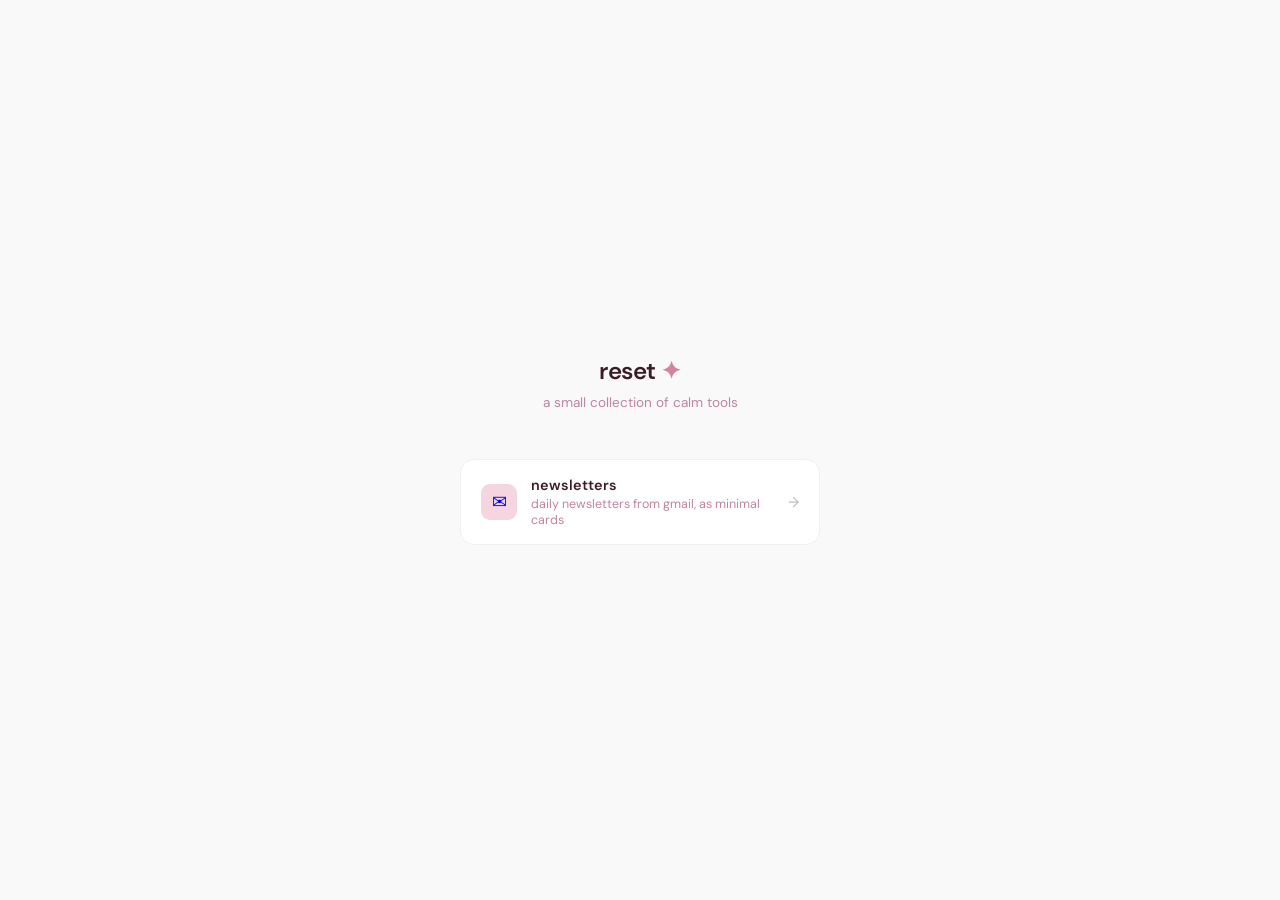
<file: index.html>
<!DOCTYPE html>
<html lang="en">
<head>
<meta charset="UTF-8">
<meta name="viewport" content="width=device-width, initial-scale=1.0">
<title>reset</title>
<link rel="icon" type="image/svg+xml" href="data:image/svg+xml,%3Csvg xmlns='http://www.w3.org/2000/svg' viewBox='0 0 32 32'%3E%3Crect width='32' height='32' rx='8' fill='%23f5d5e0'/%3E%3Ctext x='16' y='23' text-anchor='middle' font-size='20' fill='%23d4849a'%3E✦%3C/text%3E%3C/svg%3E">
<link rel="preconnect" href="https://fonts.googleapis.com">
<link rel="preconnect" href="https://fonts.gstatic.com" crossorigin>
<link href="https://fonts.googleapis.com/css2?family=DM+Sans:wght@300;400;500;600&display=swap" rel="stylesheet">
<style>
*, *::before, *::after { box-sizing: border-box; margin: 0; padding: 0; }
:root {
  --accent: #d4849a;
  --accent-hover: #bf6f88;
  --bg: #f9f9f9;
  --bg-card: #fff;
  --text-dark: #3d1a28;
  --text-plum: #5c2d44;
  --text-muted: #c084a0;
  --text-light: #bbb;
  --border-light: #f0f0f0;
  --border-blush: #edccd6;
  --ring-bg: #f5d5e0;
}
body {
  font-family: 'DM Sans', sans-serif;
  background: var(--bg);
  color: var(--text-plum);
  min-height: 100vh;
  display: flex;
  flex-direction: column;
  align-items: center;
  justify-content: center;
  padding: 40px 20px;
}
.title {
  font-size: 1.5rem;
  font-weight: 600;
  color: var(--text-dark);
  letter-spacing: -0.02em;
  margin-bottom: 8px;
}
.title .glyph { color: var(--accent); }
.subtitle {
  font-size: 0.85rem;
  color: var(--text-muted);
  margin-bottom: 48px;
}
.grid {
  display: flex;
  flex-direction: column;
  gap: 10px;
  width: 100%;
  max-width: 360px;
}
.app-link {
  display: flex;
  align-items: center;
  gap: 14px;
  padding: 16px 20px;
  background: var(--bg-card);
  border: 1.5px solid var(--border-light);
  border-radius: 14px;
  text-decoration: none;
  transition: border-color 0.15s, box-shadow 0.15s;
}
.app-link:hover {
  border-color: var(--border-blush);
  box-shadow: 0 2px 12px rgba(212, 132, 154, 0.1);
}
.app-icon {
  width: 36px;
  height: 36px;
  border-radius: 9px;
  background: var(--ring-bg);
  display: flex;
  align-items: center;
  justify-content: center;
  font-size: 1.1rem;
  flex-shrink: 0;
}
.app-info { flex: 1; }
.app-name {
  font-size: 0.9rem;
  font-weight: 600;
  color: var(--text-dark);
  margin-bottom: 2px;
}
.app-desc {
  font-size: 0.78rem;
  color: var(--text-muted);
}
.app-arrow {
  color: var(--text-light);
  font-size: 0.9rem;
}
</style>
</head>
<body>
  <h1 class="title">reset <span class="glyph">✦</span></h1>
  <p class="subtitle">a small collection of calm tools</p>
  <div class="grid">
    <a class="app-link" href="./gmail/">
      <div class="app-icon">✉</div>
      <div class="app-info">
        <div class="app-name">newsletters</div>
        <div class="app-desc">daily newsletters from gmail, as minimal cards</div>
      </div>
      <span class="app-arrow">→</span>
    </a>
  </div>
</body>
</html>
</file>
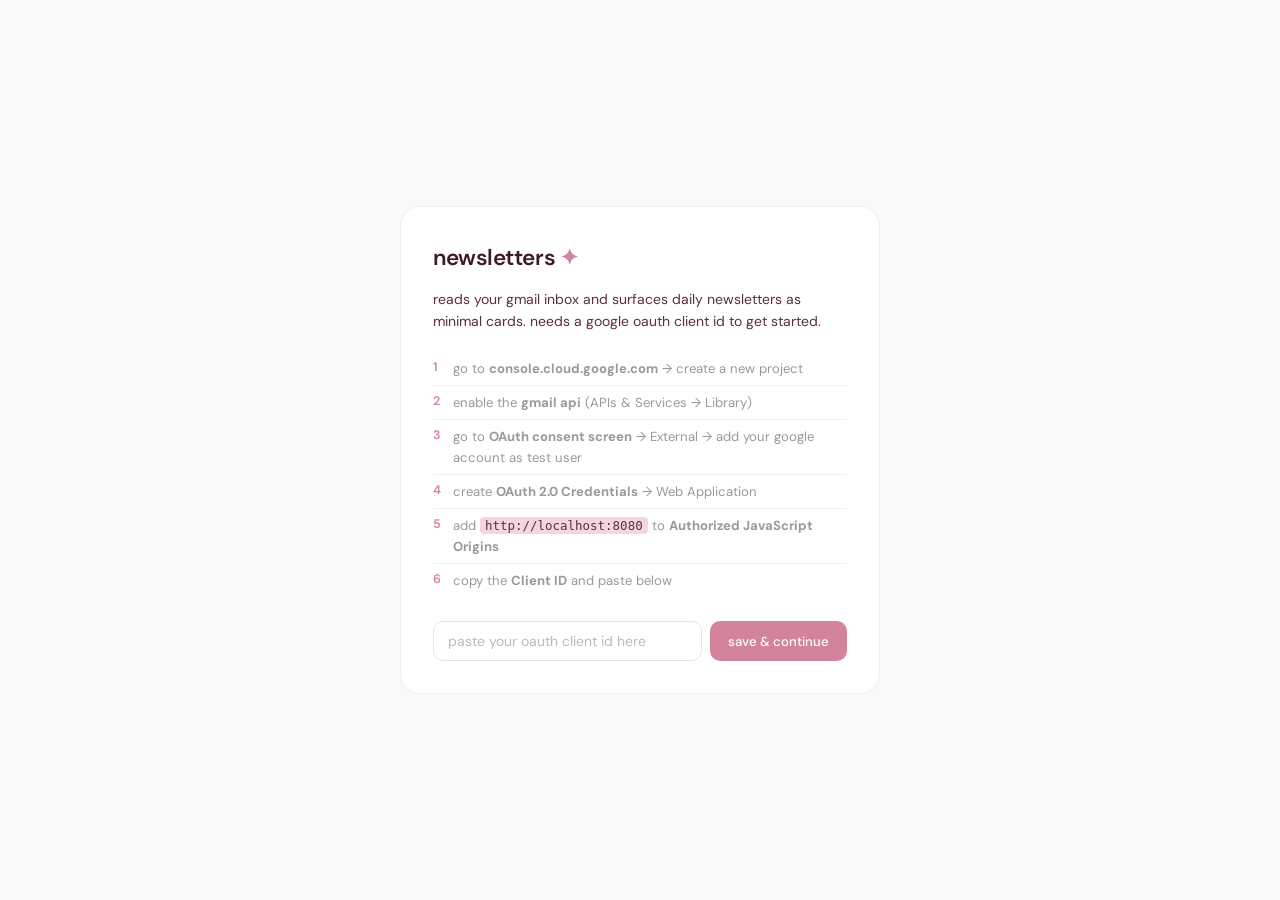
<file: gmail/index.html>
<!DOCTYPE html>
<html lang="en">
<head>
<meta charset="UTF-8">
<meta name="viewport" content="width=device-width, initial-scale=1.0">
<title>newsletters ✦</title>
<link rel="icon" type="image/svg+xml" href="data:image/svg+xml,%3Csvg xmlns='http://www.w3.org/2000/svg' viewBox='0 0 32 32'%3E%3Crect width='32' height='32' rx='8' fill='%23f5d5e0'/%3E%3Ctext x='16' y='23' text-anchor='middle' font-size='20' fill='%23d4849a'%3E✦%3C/text%3E%3C/svg%3E">
<link rel="preconnect" href="https://fonts.googleapis.com">
<link rel="preconnect" href="https://fonts.gstatic.com" crossorigin>
<link href="https://fonts.googleapis.com/css2?family=DM+Sans:wght@300;400;500;600&display=swap" rel="stylesheet">
<style>
*, *::before, *::after { box-sizing: border-box; margin: 0; padding: 0; }

:root {
  --accent:        #d4849a;
  --accent-hover:  #bf6f88;
  --bg:            #f9f9f9;
  --bg-card:       #fff;
  --text-dark:     #3d1a28;
  --text-plum:     #5c2d44;
  --text-muted:    #c084a0;
  --text-gray:     #999;
  --text-light:    #bbb;
  --border:        #e5e5e5;
  --border-light:  #f0f0f0;
  --border-blush:  #edccd6;
  --ring-bg:       #f5d5e0;
}

body {
  font-family: 'DM Sans', sans-serif;
  background: var(--bg);
  color: var(--text-plum);
  min-height: 100vh;
}

/* ── Screens ─────────────────────────────────────────── */
.screen { display: none; }
.screen.active { display: block; }

/* ── Setup screen ────────────────────────────────────── */
#screen-setup {
  min-height: 100vh;
  display: none;
  align-items: center;
  justify-content: center;
  padding: 40px 20px;
}
#screen-setup.active { display: flex; }

.setup-card {
  background: var(--bg-card);
  border: 1.5px solid var(--border-light);
  border-radius: 20px;
  padding: 36px 32px 32px;
  max-width: 480px;
  width: 100%;
}
.setup-logo {
  font-size: 1.4rem;
  font-weight: 600;
  color: var(--text-dark);
  letter-spacing: -0.02em;
  margin-bottom: 16px;
}
.setup-logo .glyph { color: var(--accent); }
.setup-intro {
  font-size: 0.875rem;
  color: var(--text-plum);
  line-height: 1.6;
  margin-bottom: 20px;
}
.setup-steps {
  list-style: none;
  margin-bottom: 24px;
}
.setup-steps li {
  font-size: 0.82rem;
  color: var(--text-gray);
  line-height: 1.6;
  padding: 6px 0 6px 20px;
  position: relative;
  border-bottom: 1px solid var(--border-light);
}
.setup-steps li:last-child { border-bottom: none; }
.setup-steps li::before {
  content: attr(data-n);
  position: absolute;
  left: 0;
  color: var(--accent);
  font-weight: 600;
  font-size: 0.78rem;
}
.setup-steps code {
  background: var(--ring-bg);
  color: var(--text-plum);
  padding: 1px 5px;
  border-radius: 4px;
  font-family: monospace;
  font-size: 0.78rem;
}
.setup-input-row {
  display: flex;
  gap: 8px;
}

/* ── Shared inputs / buttons ─────────────────────────── */
.text-input {
  flex: 1;
  padding: 10px 14px;
  border: 1.5px solid var(--border);
  border-radius: 10px;
  background: var(--bg-card);
  color: var(--text-plum);
  font-family: 'DM Sans', sans-serif;
  font-size: 0.875rem;
  font-weight: 400;
  outline: none;
  transition: border-color 0.15s;
}
.text-input::placeholder { color: var(--text-light); }
.text-input:focus { border-color: var(--accent); }
.text-input.flash-error {
  border-color: var(--accent) !important;
  animation: flashBorder 0.4s ease;
}
@keyframes flashBorder {
  0%   { border-color: var(--accent); }
  50%  { border-color: #ff8fa0; }
  100% { border-color: var(--accent); }
}
.btn-primary {
  padding: 10px 18px;
  border-radius: 10px;
  border: none;
  background: var(--accent);
  color: #fff;
  font-family: 'DM Sans', sans-serif;
  font-size: 0.82rem;
  font-weight: 500;
  cursor: pointer;
  white-space: nowrap;
  transition: background 0.15s;
}
.btn-primary:hover { background: var(--accent-hover); }

/* ── App screen ──────────────────────────────────────── */
#screen-app {
  min-height: 100vh;
  padding-bottom: 60px;
  display: none;
}
#screen-app.active { display: block; }

/* ── Header ─────────────────────────────────────────── */
header {
  display: flex;
  align-items: center;
  gap: 10px;
  padding: 36px 0 20px;
}
.app-title {
  font-size: 1.25rem;
  font-weight: 600;
  color: var(--text-dark);
  letter-spacing: -0.02em;
  flex: 1;
}
.app-title .glyph { color: var(--accent); }
.header-date {
  font-size: 0.78rem;
  color: var(--text-muted);
  font-weight: 400;
}
.btn-icon {
  background: none;
  border: none;
  cursor: pointer;
  color: var(--text-light);
  font-size: 1rem;
  padding: 6px;
  border-radius: 8px;
  line-height: 1;
  transition: color 0.15s, background 0.15s;
  display: flex;
  align-items: center;
  justify-content: center;
}
.btn-icon:hover { color: var(--accent); background: var(--ring-bg); }
.btn-icon.hidden { display: none; }

#btn-signin {
  padding: 7px 16px;
  border-radius: 999px;
  border: 1.5px solid var(--border-blush);
  background: var(--bg-card);
  color: var(--text-plum);
  font-family: 'DM Sans', sans-serif;
  font-size: 0.8rem;
  font-weight: 500;
  cursor: pointer;
  transition: all 0.15s;
  white-space: nowrap;
}
#btn-signin:hover { border-color: var(--accent); color: var(--accent); }
#btn-signin.hidden { display: none; }

/* User chip + sign-out popout */
.user-chip-wrap {
  position: relative;
}
.user-chip {
  display: none;
  align-items: center;
  gap: 7px;
  padding: 4px 10px 4px 4px;
  border-radius: 999px;
  background: var(--ring-bg);
  border: 1.5px solid var(--border-blush);
  cursor: pointer;
  transition: all 0.15s;
  user-select: none;
}
.user-chip:hover { border-color: var(--accent); }
.user-chip.visible { display: flex; }
.user-avatar {
  width: 26px;
  height: 26px;
  border-radius: 50%;
  background: var(--accent);
  color: #fff;
  font-size: 0.72rem;
  font-weight: 600;
  display: flex;
  align-items: center;
  justify-content: center;
  flex-shrink: 0;
  text-transform: uppercase;
  overflow: hidden;
}
.user-avatar img {
  width: 100%;
  height: 100%;
  object-fit: cover;
  border-radius: 50%;
}
.user-name {
  font-size: 0.78rem;
  color: var(--text-plum);
  font-weight: 500;
  max-width: 100px;
  overflow: hidden;
  text-overflow: ellipsis;
  white-space: nowrap;
}

.signout-popout {
  position: absolute;
  top: calc(100% + 10px);
  right: 0;
  background: var(--bg-card);
  border: 1.5px solid var(--border-light);
  border-radius: 14px;
  padding: 14px 16px 12px;
  box-shadow: 0 8px 28px rgba(61, 26, 40, 0.13);
  z-index: 300;
  opacity: 0;
  visibility: hidden;
  transform: translateY(-6px);
  transition: opacity 0.15s ease, transform 0.15s ease, visibility 0.15s ease;
  min-width: 170px;
  white-space: nowrap;
}
.signout-popout.open {
  opacity: 1;
  visibility: visible;
  transform: translateY(0);
}
.signout-popout-email {
  font-size: 0.75rem;
  color: var(--text-gray);
  margin-bottom: 10px;
  overflow: hidden;
  text-overflow: ellipsis;
}
.signout-popout-label {
  font-size: 0.82rem;
  font-weight: 500;
  color: var(--text-plum);
  margin-bottom: 10px;
}
.signout-popout-actions {
  display: flex;
  gap: 6px;
}
.btn-pop-cancel {
  flex: 1;
  padding: 6px 10px;
  border-radius: 8px;
  border: 1.5px solid var(--border);
  background: none;
  color: var(--text-gray);
  font-family: 'DM Sans', sans-serif;
  font-size: 0.78rem;
  font-weight: 500;
  cursor: pointer;
  transition: all 0.12s;
}
.btn-pop-cancel:hover { border-color: var(--border-blush); color: var(--text-plum); }
.btn-pop-signout {
  flex: 1;
  padding: 6px 10px;
  border-radius: 8px;
  border: none;
  background: var(--accent);
  color: #fff;
  font-family: 'DM Sans', sans-serif;
  font-size: 0.78rem;
  font-weight: 500;
  cursor: pointer;
  transition: background 0.12s;
}
.btn-pop-signout:hover { background: var(--accent-hover); }

/* ── Layout ──────────────────────────────────────────── */
.container {
  max-width: 800px;
  margin: 0 auto;
  padding: 0 20px;
}

/* ── States ──────────────────────────────────────────── */
#auth-prompt, #loading-state, #error-state, #empty-state {
  text-align: center;
  padding: 60px 0 40px;
}
#auth-prompt.hidden, #loading-state.hidden,
#error-state.hidden, #empty-state.hidden { display: none; }
.state-glyph {
  font-size: 1.6rem;
  display: block;
  margin-bottom: 12px;
  color: var(--text-muted);
  opacity: 0.5;
}
.state-text {
  font-size: 0.855rem;
  color: var(--text-muted);
  margin-bottom: 16px;
}
.btn-retry {
  padding: 7px 16px;
  border-radius: 999px;
  border: 1.5px solid var(--border-blush);
  background: none;
  color: var(--text-plum);
  font-family: 'DM Sans', sans-serif;
  font-size: 0.8rem;
  font-weight: 500;
  cursor: pointer;
  transition: all 0.15s;
}
.btn-retry:hover { border-color: var(--accent); color: var(--accent); }

/* ── Feed ────────────────────────────────────────────── */
#feed { display: none; }
#feed.visible { display: block; }

.day-label {
  font-size: 0.72rem;
  font-weight: 600;
  color: var(--text-muted);
  text-transform: uppercase;
  letter-spacing: 0.08em;
  margin: 24px 0 10px;
}
.day-label:first-child { margin-top: 0; }

.feed-grid {
  display: grid;
  grid-template-columns: 1fr;
  gap: 10px;
  margin-bottom: 4px;
}

/* ── Newsletter card ─────────────────────────────────── */
@keyframes slideIn {
  from { opacity: 0; transform: translateY(6px); }
  to   { opacity: 1; transform: translateY(0); }
}
.newsletter-card {
  background: var(--bg-card);
  border: 1.5px solid var(--border-light);
  border-radius: 14px;
  padding: 16px 18px 14px;
  cursor: pointer;
  transition: border-color 0.15s, box-shadow 0.15s;
  animation: slideIn 0.2s ease;
  display: flex;
  flex-direction: column;
  gap: 8px;
}
.newsletter-card:hover {
  border-color: var(--border-blush);
  box-shadow: 0 2px 12px rgba(212, 132, 154, 0.1);
}
.card-top {
  display: flex;
  align-items: center;
  gap: 8px;
}
.card-right {
  display: flex;
  align-items: center;
  gap: 6px;
  margin-left: auto;
  flex-shrink: 0;
}
.source-badge {
  font-size: 0.68rem;
  font-weight: 600;
  color: var(--accent);
  background: var(--ring-bg);
  padding: 3px 9px;
  border-radius: 999px;
  text-transform: uppercase;
  letter-spacing: 0.04em;
  flex-shrink: 0;
  max-width: 140px;
  overflow: hidden;
  text-overflow: ellipsis;
  white-space: nowrap;
}
.card-date {
  font-size: 0.72rem;
  color: var(--text-light);
}
.card-subject {
  font-size: 0.875rem;
  font-weight: 500;
  color: var(--text-dark);
  line-height: 1.4;
  display: -webkit-box;
  -webkit-line-clamp: 2;
  -webkit-box-orient: vertical;
  overflow: hidden;
}
.card-preview {
  font-size: 0.8rem;
  color: var(--text-gray);
  line-height: 1.5;
  display: -webkit-box;
  -webkit-line-clamp: 2;
  -webkit-box-orient: vertical;
  overflow: hidden;
}

/* Read state */
.newsletter-card.is-read {
  opacity: 0.45;
  background: var(--bg);
}
.newsletter-card.is-read .card-subject {
  text-decoration: line-through;
  color: var(--text-light);
}
.newsletter-card.is-read:hover {
  opacity: 0.65;
}

/* Per-card read toggle button */
.btn-card-read {
  background: none;
  border: 1.5px solid var(--border);
  border-radius: 50%;
  width: 20px;
  height: 20px;
  cursor: pointer;
  display: flex;
  align-items: center;
  justify-content: center;
  flex-shrink: 0;
  transition: all 0.15s;
  padding: 0;
}
.btn-card-read::after {
  content: '';
  display: block;
  width: 6px;
  height: 4px;
  border-left: 1.5px solid var(--text-light);
  border-bottom: 1.5px solid var(--text-light);
  transform: rotate(-45deg) translate(0.5px, -1px);
  transition: border-color 0.15s;
}
.btn-card-read:hover {
  border-color: var(--accent);
  background: var(--ring-bg);
}
.btn-card-read:hover::after {
  border-color: var(--accent);
}
.newsletter-card.is-read .btn-card-read {
  border-color: var(--accent);
  background: var(--accent);
}
.newsletter-card.is-read .btn-card-read::after {
  border-color: #fff;
}

/* ── Backdrop ────────────────────────────────────────── */
.backdrop {
  position: fixed;
  inset: 0;
  background: rgba(61, 26, 40, 0.22);
  z-index: 100;
  opacity: 0;
  visibility: hidden;
  pointer-events: none;
  transition: opacity 0.2s ease, visibility 0.2s ease;
}
.backdrop.open {
  opacity: 1;
  visibility: visible;
  pointer-events: auto;
}

/* ── Email modal — full screen ───────────────────────── */
#modal-email {
  position: fixed;
  inset: 0;
  z-index: 200;
  background: var(--bg-card);
  display: flex;
  flex-direction: column;
  opacity: 0;
  visibility: hidden;
  pointer-events: none;
  transition: opacity 0.2s ease, visibility 0.2s ease;
}
#modal-email.open {
  opacity: 1;
  visibility: visible;
  pointer-events: auto;
}
.modal-topbar {
  display: flex;
  align-items: center;
  gap: 10px;
  padding: 14px 20px;
  border-bottom: 1px solid var(--border-light);
  flex-shrink: 0;
  background: var(--bg-card);
}
.modal-source-badge {
  font-size: 0.68rem;
  font-weight: 600;
  color: var(--accent);
  background: var(--ring-bg);
  padding: 3px 9px;
  border-radius: 999px;
  text-transform: uppercase;
  letter-spacing: 0.04em;
}
.modal-date {
  font-size: 0.75rem;
  color: var(--text-light);
  flex: 1;
}
.btn-close {
  background: none;
  border: none;
  cursor: pointer;
  color: var(--text-light);
  font-size: 1.2rem;
  line-height: 1;
  padding: 4px 6px;
  border-radius: 6px;
  transition: color 0.15s, background 0.15s;
  flex-shrink: 0;
}
.btn-close:hover { color: var(--accent); background: var(--ring-bg); }
.viewer-subject {
  font-size: 1rem;
  font-weight: 600;
  color: var(--text-dark);
  line-height: 1.45;
  padding: 14px 20px 12px;
  border-bottom: 1px solid var(--border-light);
  flex-shrink: 0;
  background: var(--bg-card);
}
.viewer-body {
  flex: 1;
  overflow: hidden;
  position: relative;
}
.viewer-body iframe {
  position: absolute;
  inset: 0;
  width: 100%;
  height: 100%;
  border: none;
}
.viewer-footer {
  display: flex;
  align-items: center;
  justify-content: space-between;
  gap: 10px;
  padding: 12px 20px;
  border-top: 1px solid var(--border-light);
  background: var(--bg-card);
  flex-shrink: 0;
}
.viewer-footer-right {
  display: flex;
  align-items: center;
  gap: 10px;
}
.btn-mark-read {
  padding: 8px 16px;
  border-radius: 999px;
  border: 1.5px solid var(--border-blush);
  background: none;
  color: var(--text-plum);
  font-family: 'DM Sans', sans-serif;
  font-size: 0.8rem;
  font-weight: 500;
  cursor: pointer;
  transition: all 0.15s;
}
.btn-mark-read:hover { border-color: var(--accent); color: var(--accent); }
.btn-next-article {
  padding: 8px 18px;
  border-radius: 999px;
  border: none;
  background: var(--accent);
  color: #fff;
  font-family: 'DM Sans', sans-serif;
  font-size: 0.8rem;
  font-weight: 500;
  cursor: pointer;
  transition: background 0.15s;
}
.btn-next-article:hover { background: var(--accent-hover); }
.btn-next-article:disabled {
  background: var(--border);
  color: var(--text-light);
  cursor: default;
}
.btn-prev-article {
  padding: 8px 18px;
  border-radius: 999px;
  border: 1.5px solid var(--border-blush);
  background: none;
  color: var(--text-plum);
  font-family: 'DM Sans', sans-serif;
  font-size: 0.8rem;
  font-weight: 500;
  cursor: pointer;
  transition: all 0.15s;
}
.btn-prev-article:hover { border-color: var(--accent); color: var(--accent); }
.btn-prev-article:disabled {
  border-color: var(--border-light);
  color: var(--text-light);
  cursor: default;
}

/* ── Settings modal — centered ───────────────────────── */
#modal-settings {
  position: fixed;
  top: 50%;
  left: 50%;
  transform: translate(-50%, -48%);
  opacity: 0;
  visibility: hidden;
  pointer-events: none;
  width: 460px;
  max-width: calc(100vw - 32px);
  max-height: 82vh;
  background: var(--bg-card);
  border: 1.5px solid var(--border-light);
  border-radius: 20px;
  box-shadow: 0 20px 60px rgba(61, 26, 40, 0.15);
  z-index: 200;
  display: flex;
  flex-direction: column;
  overflow: hidden;
  transition: transform 0.2s ease, opacity 0.2s ease, visibility 0.2s ease;
}
#modal-settings.open {
  transform: translate(-50%, -50%);
  opacity: 1;
  visibility: visible;
  pointer-events: auto;
}
.settings-header {
  display: flex;
  align-items: center;
  padding: 18px 20px;
  border-bottom: 1px solid var(--border-light);
  flex-shrink: 0;
}
.settings-title {
  font-size: 0.9rem;
  font-weight: 600;
  color: var(--text-dark);
  flex: 1;
}
.settings-body {
  flex: 1;
  overflow-y: auto;
  padding: 20px;
}
.settings-section { margin-bottom: 26px; }
.settings-section:last-child { margin-bottom: 0; }
.settings-label {
  font-size: 0.72rem;
  font-weight: 600;
  color: var(--text-muted);
  text-transform: uppercase;
  letter-spacing: 0.08em;
  margin-bottom: 10px;
  display: block;
}

.pills-row { display: flex; gap: 6px; flex-wrap: wrap; }
.day-pill {
  padding: 5px 14px;
  border-radius: 999px;
  border: 1.5px solid var(--border-blush);
  background: var(--bg-card);
  color: var(--text-plum);
  font-family: 'DM Sans', sans-serif;
  font-size: 0.78rem;
  font-weight: 500;
  cursor: pointer;
  transition: all 0.12s;
}
.day-pill:hover { border-color: var(--accent); color: var(--accent); }
.day-pill.active { background: var(--accent); border-color: var(--accent); color: #fff; }

.settings-input-row {
  display: flex;
  gap: 8px;
}
.settings-input-row .text-input { font-size: 0.8rem; }
.btn-save {
  padding: 9px 14px;
  border-radius: 10px;
  border: none;
  background: var(--accent);
  color: #fff;
  font-family: 'DM Sans', sans-serif;
  font-size: 0.78rem;
  font-weight: 500;
  cursor: pointer;
  white-space: nowrap;
  transition: background 0.15s;
  flex-shrink: 0;
}
.btn-save:hover { background: var(--accent-hover); }

.sender-add-row {
  display: flex;
  gap: 8px;
  margin-bottom: 10px;
}
.sender-add-row .text-input { font-size: 0.8rem; }
.btn-add-sender {
  width: 36px;
  height: 36px;
  border-radius: 10px;
  border: none;
  background: var(--accent);
  color: #fff;
  font-size: 1.15rem;
  line-height: 1;
  cursor: pointer;
  flex-shrink: 0;
  display: flex;
  align-items: center;
  justify-content: center;
  transition: background 0.15s;
}
.btn-add-sender:hover { background: var(--accent-hover); }

.senders-list { display: flex; flex-wrap: wrap; gap: 6px; }
.sender-tag {
  display: inline-flex;
  align-items: center;
  gap: 5px;
  padding: 4px 10px;
  background: var(--ring-bg);
  border: 1.5px solid var(--border-blush);
  border-radius: 999px;
  font-size: 0.75rem;
  color: var(--text-plum);
}
.sender-tag-remove {
  background: none;
  border: none;
  cursor: pointer;
  color: var(--text-muted);
  font-size: 0.9rem;
  line-height: 1;
  padding: 0;
  display: flex;
  align-items: center;
  transition: color 0.12s;
}
.sender-tag-remove:hover { color: var(--accent-hover); }

.settings-signout {
  background: none;
  border: none;
  cursor: pointer;
  font-family: 'DM Sans', sans-serif;
  font-size: 0.8rem;
  color: var(--text-gray);
  padding: 0;
  text-decoration: underline;
  transition: color 0.15s;
}
.settings-signout:hover { color: var(--accent); }
</style>
</head>
<body>

<!-- ── Setup screen ──────────────────────────────────────────────── -->
<div id="screen-setup" class="screen">
  <div class="setup-card">
    <div class="setup-logo">newsletters <span class="glyph">✦</span></div>
    <p class="setup-intro">reads your gmail inbox and surfaces daily newsletters as minimal cards. needs a google oauth client id to get started.</p>
    <ol class="setup-steps">
      <li data-n="1">go to <strong>console.cloud.google.com</strong> → create a new project</li>
      <li data-n="2">enable the <strong>gmail api</strong> (APIs &amp; Services → Library)</li>
      <li data-n="3">go to <strong>OAuth consent screen</strong> → External → add your google account as test user</li>
      <li data-n="4">create <strong>OAuth 2.0 Credentials</strong> → Web Application</li>
      <li data-n="5">add <code>http://localhost:8080</code> to <strong>Authorized JavaScript Origins</strong></li>
      <li data-n="6">copy the <strong>Client ID</strong> and paste below</li>
    </ol>
    <div class="setup-input-row">
      <input
        id="setup-client-id"
        class="text-input"
        type="text"
        placeholder="paste your oauth client id here"
        autocomplete="off"
        spellcheck="false"
      >
      <button class="btn-primary" id="btn-setup-save">save &amp; continue</button>
    </div>
  </div>
</div>

<!-- ── App screen ────────────────────────────────────────────────── -->
<div id="screen-app" class="screen">
  <div class="container">
    <header>
      <span class="app-title">newsletters <span class="glyph">✦</span></span>
      <span class="header-date" id="header-date"></span>
      <button class="btn-icon hidden" id="btn-refresh" title="refresh" aria-label="refresh">↻</button>
      <button class="btn-icon" id="btn-settings" title="settings" aria-label="settings">⚙</button>
      <button id="btn-signin">sign in with google</button>
      <div class="user-chip-wrap">
        <div class="user-chip" id="user-chip">
          <div class="user-avatar" id="user-avatar"></div>
          <span class="user-name" id="user-name"></span>
        </div>
        <div class="signout-popout" id="signout-popout">
          <div class="signout-popout-email" id="signout-email"></div>
          <div class="signout-popout-label">sign out?</div>
          <div class="signout-popout-actions">
            <button class="btn-pop-cancel" id="btn-cancel-signout">cancel</button>
            <button class="btn-pop-signout" id="btn-confirm-signout">sign out</button>
          </div>
        </div>
      </div>
    </header>

    <main>
      <div id="auth-prompt">
        <span class="state-glyph">✦</span>
        <p class="state-text">sign in with google to fetch your newsletters</p>
      </div>
      <div id="loading-state" class="hidden">
        <span class="state-glyph">✦</span>
        <p class="state-text">fetching newsletters…</p>
      </div>
      <div id="error-state" class="hidden">
        <span class="state-glyph">◦</span>
        <p class="state-text" id="error-message">something went wrong</p>
        <button class="btn-retry" id="btn-retry">try again</button>
      </div>
      <div id="empty-state" class="hidden">
        <span class="state-glyph">◌</span>
        <p class="state-text">no newsletters found in the last <span id="empty-days">2</span> days — try adding more senders in settings</p>
      </div>
      <div id="feed"></div>
    </main>
  </div>
</div>

<!-- ── Backdrop ───────────────────────────────────────────────────── -->
<div class="backdrop" id="backdrop"></div>

<!-- ── Email modal — full screen ─────────────────────────────────── -->
<div id="modal-email">
  <div class="modal-topbar">
    <span class="modal-source-badge" id="viewer-source"></span>
    <span class="modal-date" id="viewer-date"></span>
    <button class="btn-close" id="btn-close-email" title="close">×</button>
  </div>
  <h2 class="viewer-subject" id="viewer-subject"></h2>
  <div class="viewer-body">
    <iframe
      id="viewer-iframe"
      sandbox="allow-same-origin allow-popups allow-popups-to-escape-sandbox allow-top-navigation-by-user-activation"
      title="email content"
    ></iframe>
  </div>
  <div class="viewer-footer">
    <button class="btn-prev-article" id="btn-prev-article">← prev article</button>
    <div class="viewer-footer-right">
      <button class="btn-mark-read" id="btn-mark-read">mark as read</button>
      <button class="btn-next-article" id="btn-next-article">next article →</button>
    </div>
  </div>
</div>

<!-- ── Settings modal — centered ─────────────────────────────────── -->
<div id="modal-settings">
  <div class="settings-header">
    <span class="settings-title">settings</span>
    <button class="btn-close" id="btn-close-settings" title="close">×</button>
  </div>
  <div class="settings-body">

    <div class="settings-section">
      <span class="settings-label">look back</span>
      <div class="pills-row" id="days-pills">
        <button class="day-pill" data-days="1">1 day</button>
        <button class="day-pill" data-days="2">2 days</button>
        <button class="day-pill" data-days="3">3 days</button>
        <button class="day-pill" data-days="5">5 days</button>
        <button class="day-pill" data-days="7">7 days</button>
      </div>
    </div>

    <div class="settings-section">
      <span class="settings-label">oauth client id</span>
      <div class="settings-input-row">
        <input
          id="settings-client-id"
          class="text-input"
          type="text"
          placeholder="paste client id"
          autocomplete="off"
          spellcheck="false"
        >
        <button class="btn-save" id="btn-save-client-id">save</button>
      </div>
    </div>

    <div class="settings-section">
      <span class="settings-label">newsletter senders</span>
      <div class="sender-add-row">
        <input
          id="sender-input"
          class="text-input"
          type="text"
          placeholder="e.g. morningbrew.com"
          autocomplete="off"
          spellcheck="false"
        >
        <button class="btn-add-sender" id="btn-add-sender" title="add sender">+</button>
      </div>
      <div class="senders-list" id="senders-list"></div>
    </div>

    <div class="settings-section">
      <span class="settings-label">account</span>
      <button class="settings-signout" id="btn-signout-settings">sign out</button>
    </div>

  </div>
</div>

<!-- Google Identity Services -->
<script src="https://accounts.google.com/gsi/client" async onload="onGISLoad()"></script>

<script>
// ── Constants ────────────────────────────────────────────────────────────
const GMAIL_API      = 'https://gmail.googleapis.com/gmail/v1/users/me';
const SCOPE          = 'https://www.googleapis.com/auth/gmail.readonly';
const LS_CLIENT_ID   = 'gmail_client_id';
const LS_SENDERS     = 'gmail_newsletter_senders';
const LS_DAYS        = 'gmail_lookback_days';
const LS_TOKEN       = 'gmail_access_token';
const LS_TOKEN_EXP   = 'gmail_token_expiry';
const LS_SIGNED_IN   = 'gmail_signed_in';
const LS_READ        = 'gmail_read_ids';

const DEFAULT_SENDERS = [
  'morningbrew.com', 'thebrowser.com', 'densediscovery.com',
  'thenewsette.com', 'nextnewsletter.com'
];

// ── State ────────────────────────────────────────────────────────────────
let accessToken      = null;
let tokenClient      = null;
let clientId         = '';
let senders          = [];
let lookbackDays     = 2;
let emails           = [];
let currentEmailId   = null;
let gisLoaded        = false;
let silentAuthAttempt = false;
let userEmail        = '';
let readIds          = new Set();
let displayOrder     = [];

// ── Utilities ────────────────────────────────────────────────────────────
function escHtml(str) {
  return String(str)
    .replace(/&/g, '&amp;').replace(/</g, '&lt;')
    .replace(/>/g, '&gt;').replace(/"/g, '&quot;').replace(/'/g, '&#39;');
}

function formatDate(ms) {
  const d = new Date(ms);
  const days   = ['Sun','Mon','Tue','Wed','Thu','Fri','Sat'];
  const months = ['Jan','Feb','Mar','Apr','May','Jun','Jul','Aug','Sep','Oct','Nov','Dec'];
  return `${days[d.getDay()]}, ${months[d.getMonth()]} ${d.getDate()}`;
}

function dayGroupLabel(ms) {
  const d     = new Date(ms);
  const today = new Date();
  const key   = dt => `${dt.getFullYear()}-${dt.getMonth()}-${dt.getDate()}`;
  const yest  = new Date(today); yest.setDate(yest.getDate() - 1);
  if (key(d) === key(today)) return 'today';
  if (key(d) === key(yest))  return 'yesterday';
  const months = ['Jan','Feb','Mar','Apr','May','Jun','Jul','Aug','Sep','Oct','Nov','Dec'];
  return `${months[d.getMonth()]} ${d.getDate()}`;
}

function stripHtml(html) {
  const cleaned = html
    .replace(/<style[^>]*>[\s\S]*?<\/style>/gi, ' ')
    .replace(/<script[^>]*>[\s\S]*?<\/script>/gi, ' ');
  const div = document.createElement('div');
  div.innerHTML = cleaned;
  return (div.textContent || div.innerText || '').replace(/\s+/g, ' ').trim();
}

function base64urlDecode(str) {
  const s      = str.replace(/-/g, '+').replace(/_/g, '/');
  const padded = s + '==='.slice((s.length + 3) % 4);
  const binary = atob(padded);
  const bytes  = Uint8Array.from(binary, c => c.charCodeAt(0));
  return new TextDecoder('utf-8').decode(bytes);
}

function buildGmailQuery(sndrs, days) {
  if (!sndrs.length) return `newer_than:${days}d`;
  return `from:(${sndrs.map(s => `@${s}`).join(' OR ')}) newer_than:${days}d`;
}

function extractSenderName(fromHeader) {
  if (!fromHeader) return 'unknown';
  const m = fromHeader.match(/^"?([^"<]+?)"?\s*</);
  if (m) return m[1].trim();
  const em = fromHeader.match(/<([^>]+)>/);
  if (em) return em[1].split('@')[0];
  return fromHeader.split('@')[0].trim();
}

function todayDisplay() {
  const d = new Date();
  const days   = ['Sunday','Monday','Tuesday','Wednesday','Thursday','Friday','Saturday'];
  const months = ['January','February','March','April','May','June','July','August','September','October','November','December'];
  return `${days[d.getDay()]}, ${months[d.getMonth()]} ${d.getDate()}`;
}

// ── Settings persistence ──────────────────────────────────────────────────
function loadSettings() {
  clientId     = localStorage.getItem(LS_CLIENT_ID) || '';
  lookbackDays = parseInt(localStorage.getItem(LS_DAYS) || '2', 10);
  try {
    senders = JSON.parse(localStorage.getItem(LS_SENDERS) || 'null') || DEFAULT_SENDERS.slice();
  } catch { senders = DEFAULT_SENDERS.slice(); }
}
function saveSenders() { localStorage.setItem(LS_SENDERS, JSON.stringify(senders)); }
function saveDays()    { localStorage.setItem(LS_DAYS, String(lookbackDays)); }
function loadReadIds() {
  try { readIds = new Set(JSON.parse(localStorage.getItem(LS_READ) || '[]')); }
  catch { readIds = new Set(); }
}
function saveReadIds() { localStorage.setItem(LS_READ, JSON.stringify([...readIds])); }
function toggleRead(id) {
  readIds.has(id) ? readIds.delete(id) : readIds.add(id);
  saveReadIds();
}
function getDisplayOrder() {
  return [...emails].sort((a, b) => {
    const aRead = readIds.has(a.id);
    const bRead = readIds.has(b.id);
    if (aRead !== bRead) return aRead ? 1 : -1; // unread first
    return b.dateMs - a.dateMs;
  });
}

// ── Token persistence ─────────────────────────────────────────────────────
function persistToken(token, expiresIn) {
  localStorage.setItem(LS_TOKEN,     token);
  localStorage.setItem(LS_TOKEN_EXP, String(Date.now() + (expiresIn - 120) * 1000));
  localStorage.setItem(LS_SIGNED_IN, '1');
}
function clearPersistedToken() {
  localStorage.removeItem(LS_TOKEN);
  localStorage.removeItem(LS_TOKEN_EXP);
  localStorage.removeItem(LS_SIGNED_IN);
}
function loadPersistedToken() {
  const token  = localStorage.getItem(LS_TOKEN);
  const expiry = parseInt(localStorage.getItem(LS_TOKEN_EXP) || '0', 10);
  return (token && Date.now() < expiry) ? token : null;
}

// ── Gmail API ────────────────────────────────────────────────────────────
async function gmailFetch(path, params = {}) {
  const url = new URL(`${GMAIL_API}${path}`);
  Object.entries(params).forEach(([k, v]) => url.searchParams.set(k, v));
  const res = await fetch(url.toString(), {
    headers: { Authorization: `Bearer ${accessToken}` }
  });
  if (res.status === 401) { handleTokenExpiry(); throw new Error('token_expired'); }
  if (!res.ok) throw new Error(`gmail_api_${res.status}`);
  return res.json();
}

async function listMessageIds(query) {
  const data = await gmailFetch('/messages', { q: query, maxResults: '50' });
  return (data.messages || []).map(m => m.id);
}

function extractBody(payload) {
  if (!payload) return { html: '', text: '' };
  if (payload.body && payload.body.data && payload.body.size > 0) {
    const decoded   = base64urlDecode(payload.body.data);
    const mimeType  = (payload.mimeType || '').toLowerCase();
    if (mimeType === 'text/html')  return { html: decoded, text: '' };
    if (mimeType === 'text/plain') return { html: '', text: decoded };
  }
  if (payload.parts && payload.parts.length) {
    let html = '', text = '';
    for (const part of payload.parts) {
      const mt = (part.mimeType || '').toLowerCase();
      if (mt === 'text/html' && !html && part.body?.data)
        html = base64urlDecode(part.body.data);
      else if (mt === 'text/plain' && !text && part.body?.data)
        text = base64urlDecode(part.body.data);
      else if (mt.startsWith('multipart/')) {
        const sub = extractBody(part);
        if (!html && sub.html) html = sub.html;
        if (!text && sub.text) text = sub.text;
      }
    }
    return { html, text };
  }
  return { html: '', text: '' };
}

function parseMessage(raw) {
  const headers = {};
  (raw.payload.headers || []).forEach(h => { headers[h.name.toLowerCase()] = h.value; });
  const dateMs     = parseInt(raw.internalDate, 10);
  const senderName = extractSenderName(headers['from'] || '');
  const subject    = headers['subject'] || '(no subject)';
  const { html: htmlBody, text: textBody } = extractBody(raw.payload);
  const rawPreview = htmlBody ? stripHtml(htmlBody) : textBody;
  return { id: raw.id, senderName, subject, dateMs, previewText: rawPreview.slice(0, 200), htmlBody, textBody };
}

async function fetchAllEmails() {
  showLoading();
  try {
    const ids = await listMessageIds(buildGmailQuery(senders, lookbackDays));
    if (!ids.length) { hideLoading(); showEmpty(); return; }
    const allRaw = [];
    for (let i = 0; i < ids.length; i += 10) {
      const chunk = ids.slice(i, i + 10);
      const results = await Promise.all(chunk.map(id =>
        gmailFetch(`/messages/${id}`, { format: 'full' })
      ));
      allRaw.push(...results);
    }
    emails = allRaw.map(parseMessage).sort((a, b) => b.dateMs - a.dateMs);
    hideLoading();
    renderFeed();
  } catch (err) {
    if (err.message === 'token_expired') return;
    hideLoading();
    showError(err.message || 'failed to fetch emails');
  }
}

// ── Auth ─────────────────────────────────────────────────────────────────
function initGIS() {
  if (!clientId || !window.google?.accounts?.oauth2) return;
  tokenClient = google.accounts.oauth2.initTokenClient({
    client_id: clientId,
    scope: SCOPE,
    callback: onTokenReceived,
  });
}

function onTokenReceived(response) {
  const wasSilent = silentAuthAttempt;
  silentAuthAttempt = false;
  if (response.error) {
    if (wasSilent) return; // silent fail — just show sign-in button
    showError('sign-in failed: ' + response.error);
    return;
  }
  accessToken = response.access_token;
  persistToken(accessToken, response.expires_in || 3600);
  fetchUserInfo();
  updateAuthUI(true);
  fetchAllEmails();
}

async function fetchUserInfo() {
  try {
    const res = await fetch('https://www.googleapis.com/oauth2/v3/userinfo', {
      headers: { Authorization: `Bearer ${accessToken}` }
    });
    if (!res.ok) return;
    const info = await res.json();
    userEmail = info.email || '';
    const name = info.name || info.email || '';
    document.getElementById('user-name').textContent = name.split(' ')[0] || name;
    document.getElementById('signout-email').textContent = userEmail;
    const avatar = document.getElementById('user-avatar');
    if (info.picture) {
      avatar.innerHTML = `<img src="${escHtml(info.picture)}" alt="">`;
    } else {
      avatar.textContent = (name[0] || '?').toUpperCase();
    }
  } catch { /* non-critical */ }
}

function requestToken() {
  if (!tokenClient) {
    if (!clientId) { showSetupScreen(); return; }
    initGIS();
    if (!tokenClient) { showError('google identity services not loaded yet — try refreshing'); return; }
  }
  tokenClient.requestAccessToken({ prompt: 'select_account' });
}

function handleTokenExpiry() {
  accessToken = null;
  clearPersistedToken();
  if (tokenClient && !silentAuthAttempt) {
    silentAuthAttempt = true;
    tokenClient.requestAccessToken({ prompt: '' });
  } else {
    updateAuthUI(false);
    showError('session expired — please sign in again');
  }
}

function signOut() {
  if (accessToken) {
    try { google.accounts.oauth2.revoke(accessToken); } catch {}
  }
  accessToken = null;
  userEmail   = '';
  emails      = [];
  clearPersistedToken();
  updateAuthUI(false);
  hideAllStates();
  document.getElementById('auth-prompt').classList.remove('hidden');
  document.getElementById('feed').classList.remove('visible');
  document.getElementById('feed').innerHTML = '';
  closeAllModals();
}

function updateAuthUI(isAuthed) {
  document.getElementById('btn-signin').classList.toggle('hidden', isAuthed);
  document.getElementById('user-chip').classList.toggle('visible', isAuthed);
  document.getElementById('btn-refresh').classList.toggle('hidden', !isAuthed);
}

// ── Rendering ─────────────────────────────────────────────────────────────
function hideAllStates() {
  ['auth-prompt','loading-state','error-state','empty-state'].forEach(id =>
    document.getElementById(id).classList.add('hidden')
  );
}
function showLoading() {
  hideAllStates();
  document.getElementById('loading-state').classList.remove('hidden');
  document.getElementById('feed').classList.remove('visible');
}
function hideLoading() { document.getElementById('loading-state').classList.add('hidden'); }
function showError(msg) {
  hideAllStates();
  document.getElementById('error-message').textContent = msg;
  document.getElementById('error-state').classList.remove('hidden');
}
function showEmpty() {
  hideAllStates();
  document.getElementById('empty-days').textContent = lookbackDays;
  document.getElementById('empty-state').classList.remove('hidden');
}

function renderFeed() {
  if (!emails.length) { showEmpty(); return; }
  hideAllStates();
  displayOrder = getDisplayOrder();
  const feed = document.getElementById('feed');
  feed.innerHTML = '';
  feed.classList.add('visible');
  const groups = new Map();
  displayOrder.forEach(email => {
    const label = dayGroupLabel(email.dateMs);
    if (!groups.has(label)) groups.set(label, []);
    groups.get(label).push(email);
  });
  groups.forEach((dayEmails, label) => {
    const dayDiv = document.createElement('div');
    dayDiv.className = 'day-label';
    dayDiv.textContent = label;
    feed.appendChild(dayDiv);
    const grid = document.createElement('div');
    grid.className = 'feed-grid';
    dayEmails.forEach(email => grid.appendChild(renderCard(email)));
    feed.appendChild(grid);
  });
}

function renderCard(email) {
  const isRead = readIds.has(email.id);
  const card = document.createElement('div');
  card.className = 'newsletter-card' + (isRead ? ' is-read' : '');
  card.dataset.id = email.id;
  card.innerHTML = `
    <div class="card-top">
      <span class="source-badge">${escHtml(email.senderName)}</span>
      <div class="card-right">
        <span class="card-date">${escHtml(formatDate(email.dateMs))}</span>
        <button class="btn-card-read" title="${isRead ? 'mark unread' : 'mark as read'}"></button>
      </div>
    </div>
    <div class="card-subject">${escHtml(email.subject)}</div>
    ${email.previewText ? `<div class="card-preview">${escHtml(email.previewText)}</div>` : ''}
  `;
  const readBtn = card.querySelector('.btn-card-read');
  readBtn.addEventListener('click', e => {
    e.stopPropagation();
    toggleRead(email.id);
    renderFeed();
  });
  card.addEventListener('click', () => openEmailViewer(email));
  return card;
}

// ── Email viewer ──────────────────────────────────────────────────────────
function getCurrentDisplayIndex() {
  return displayOrder.findIndex(e => e.id === currentEmailId);
}
// kept for mark-read splice (emails array)
function getCurrentEmailIndex() {
  return emails.findIndex(e => e.id === currentEmailId);
}

function openEmailViewer(email) {
  currentEmailId = email.id;
  document.getElementById('viewer-source').textContent  = email.senderName;
  document.getElementById('viewer-date').textContent    = formatDate(email.dateMs);
  document.getElementById('viewer-subject').textContent = email.subject;
  const body  = email.htmlBody || `<pre style="white-space:pre-wrap;font-family:sans-serif">${escHtml(email.textBody || '(no content)')}</pre>`;
  document.getElementById('viewer-iframe').srcdoc = buildEmailDocument(body);
  updateNavButtons();
  updateViewerReadBtn();
  openModal('email');
}

function updateViewerReadBtn() {
  const btn = document.getElementById('btn-mark-read');
  btn.textContent = readIds.has(currentEmailId) ? 'mark as unread' : 'mark as read';
}

function buildEmailDocument(bodyHtml) {
  return `<!DOCTYPE html>
<html><head>
<meta charset="utf-8">
<meta name="viewport" content="width=device-width,initial-scale=1">
<base target="_blank">
<style>
  * { box-sizing: border-box; }
  html, body { margin: 0; padding: 0; background: #f7f7f7; }
  #email-outer {
    display: flex;
    justify-content: center;
    padding: 24px 16px 40px;
    min-height: 100vh;
  }
  #email-inner {
    width: 100%;
    max-width: 680px;
    background: #fff;
    border-radius: 8px;
    padding: 24px;
    font-family: -apple-system, BlinkMacSystemFont, 'Segoe UI', sans-serif;
    font-size: 15px;
    line-height: 1.6;
    color: #333;
  }
  img { max-width: 100% !important; height: auto !important; }
  a { color: #d4849a; }
  /* Force email tables to center */
  table { margin-left: auto !important; margin-right: auto !important; max-width: 100% !important; }
  td { max-width: 100%; }
</style>
</head><body>
<div id="email-outer"><div id="email-inner">${bodyHtml}</div></div>
</body></html>`;
}

function updateNavButtons() {
  const idx = getCurrentDisplayIndex();
  const nextBtn = document.getElementById('btn-next-article');
  const prevBtn = document.getElementById('btn-prev-article');
  const hasNext = idx !== -1 && idx < displayOrder.length - 1;
  const hasPrev = idx > 0;
  nextBtn.disabled = !hasNext;
  nextBtn.textContent = hasNext ? 'next article →' : 'no more articles';
  prevBtn.disabled = !hasPrev;
}

// ── Settings ──────────────────────────────────────────────────────────────
function openSettings() {
  document.getElementById('settings-client-id').value = clientId;
  renderDaysPills();
  renderSendersList();
  openModal('settings');
}

function renderDaysPills() {
  document.querySelectorAll('.day-pill').forEach(pill =>
    pill.classList.toggle('active', parseInt(pill.dataset.days, 10) === lookbackDays)
  );
}

function renderSendersList() {
  const list = document.getElementById('senders-list');
  list.innerHTML = '';
  senders.forEach(sender => {
    const tag = document.createElement('span');
    tag.className = 'sender-tag';
    tag.innerHTML = `${escHtml(sender)}<button class="sender-tag-remove" data-sender="${escHtml(sender)}" title="remove">×</button>`;
    list.appendChild(tag);
  });
  list.querySelectorAll('.sender-tag-remove').forEach(btn => {
    btn.addEventListener('click', e => {
      senders = senders.filter(x => x !== e.currentTarget.dataset.sender);
      saveSenders();
      renderSendersList();
    });
  });
}

function addSender() {
  const input = document.getElementById('sender-input');
  let val = input.value.trim().toLowerCase()
    .replace(/^https?:\/\//i, '').replace(/^@/, '').replace(/\/.*$/, '').trim();
  if (!val) return;
  if (senders.includes(val)) {
    input.classList.add('flash-error');
    setTimeout(() => input.classList.remove('flash-error'), 500);
    return;
  }
  senders.push(val);
  saveSenders();
  input.value = '';
  renderSendersList();
}

// ── Modal management ──────────────────────────────────────────────────────
function openModal(name) {
  closeAllModals(false);
  if (name === 'settings') {
    document.getElementById('backdrop').classList.add('open');
  }
  requestAnimationFrame(() => requestAnimationFrame(() => {
    document.getElementById(`modal-${name}`).classList.add('open');
  }));
}

function closeAllModals(clearState = true) {
  document.getElementById('backdrop').classList.remove('open');
  document.getElementById('modal-email').classList.remove('open');
  document.getElementById('modal-settings').classList.remove('open');
  if (clearState) currentEmailId = null;
}

// ── Screen management ─────────────────────────────────────────────────────
function showSetupScreen() {
  document.getElementById('screen-setup').classList.add('active');
  document.getElementById('screen-app').classList.remove('active');
}
function showAppScreen() {
  document.getElementById('screen-setup').classList.remove('active');
  document.getElementById('screen-app').classList.add('active');
  document.getElementById('header-date').textContent = todayDisplay();
}

function handleSetupSave() {
  const input = document.getElementById('setup-client-id');
  const val   = input.value.trim();
  if (!val) {
    input.classList.add('flash-error');
    setTimeout(() => input.classList.remove('flash-error'), 500);
    return;
  }
  clientId = val;
  localStorage.setItem(LS_CLIENT_ID, clientId);
  showAppScreen();
  if (gisLoaded) initGIS();
}

// ── GIS load callback ─────────────────────────────────────────────────────
function onGISLoad() {
  gisLoaded = true;
  if (!clientId) return;
  initGIS();
  // Try silent re-auth if user was previously signed in
  if (!accessToken && localStorage.getItem(LS_SIGNED_IN) && tokenClient) {
    silentAuthAttempt = true;
    tokenClient.requestAccessToken({ prompt: '' });
  }
}

// ── Event listeners ───────────────────────────────────────────────────────

// Setup
document.getElementById('btn-setup-save').addEventListener('click', handleSetupSave);
document.getElementById('setup-client-id').addEventListener('keydown', e => {
  if (e.key === 'Enter') handleSetupSave();
});

// Sign in
document.getElementById('btn-signin').addEventListener('click', requestToken);

// User chip → show sign-out popout
document.getElementById('user-chip').addEventListener('click', e => {
  e.stopPropagation();
  document.getElementById('signout-popout').classList.toggle('open');
});
document.getElementById('btn-cancel-signout').addEventListener('click', e => {
  e.stopPropagation();
  document.getElementById('signout-popout').classList.remove('open');
});
document.getElementById('btn-confirm-signout').addEventListener('click', e => {
  e.stopPropagation();
  document.getElementById('signout-popout').classList.remove('open');
  signOut();
});

// Refresh
document.getElementById('btn-refresh').addEventListener('click', () => {
  if (accessToken) fetchAllEmails();
});

// Settings
document.getElementById('btn-settings').addEventListener('click', openSettings);
document.getElementById('btn-close-settings').addEventListener('click', () => closeAllModals());
document.getElementById('backdrop').addEventListener('click', () => closeAllModals());

document.getElementById('btn-save-client-id').addEventListener('click', () => {
  const val = document.getElementById('settings-client-id').value.trim();
  if (!val) return;
  clientId = val;
  localStorage.setItem(LS_CLIENT_ID, clientId);
  tokenClient = null;
  accessToken = null;
  clearPersistedToken();
  updateAuthUI(false);
  initGIS();
  closeAllModals();
});

document.getElementById('days-pills').addEventListener('click', e => {
  const pill = e.target.closest('.day-pill');
  if (!pill) return;
  lookbackDays = parseInt(pill.dataset.days, 10);
  saveDays();
  renderDaysPills();
  if (accessToken) { closeAllModals(); fetchAllEmails(); }
});

document.getElementById('btn-add-sender').addEventListener('click', addSender);
document.getElementById('sender-input').addEventListener('keydown', e => {
  if (e.key === 'Enter') addSender();
});

// Settings sign-out
document.getElementById('btn-signout-settings').addEventListener('click', () => {
  closeAllModals();
  signOut();
});

// Email viewer
document.getElementById('btn-close-email').addEventListener('click', () => closeAllModals());
document.getElementById('btn-mark-read').addEventListener('click', () => {
  if (!currentEmailId) return;
  toggleRead(currentEmailId);
  updateViewerReadBtn();
  updateNavButtons();
  renderFeed();
});
document.getElementById('btn-prev-article').addEventListener('click', () => {
  const idx = getCurrentDisplayIndex();
  if (idx > 0) openEmailViewer(displayOrder[idx - 1]);
});
document.getElementById('btn-next-article').addEventListener('click', () => {
  const idx = getCurrentDisplayIndex();
  if (idx !== -1 && idx < displayOrder.length - 1) openEmailViewer(displayOrder[idx + 1]);
});

// Retry
document.getElementById('btn-retry').addEventListener('click', () => {
  if (accessToken) fetchAllEmails(); else requestToken();
});

// Escape key
document.addEventListener('keydown', e => {
  if (e.key === 'Escape') {
    if (document.getElementById('signout-popout').classList.contains('open')) {
      document.getElementById('signout-popout').classList.remove('open');
    } else {
      closeAllModals();
    }
  }
});

// Close sign-out popout on outside click
document.addEventListener('click', () => {
  document.getElementById('signout-popout').classList.remove('open');
});

// ── Init ─────────────────────────────────────────────────────────────────
function init() {
  loadSettings();
  loadReadIds();
  if (!clientId) { showSetupScreen(); return; }
  showAppScreen();

  // Check for a valid stored token first
  const stored = loadPersistedToken();
  if (stored) {
    accessToken = stored;
    updateAuthUI(true);
    fetchUserInfo();
    fetchAllEmails();
  } else {
    updateAuthUI(false);
  }

  // GIS may already be loaded synchronously
  if (window.google?.accounts?.oauth2) {
    gisLoaded = true;
    initGIS();
    // If no valid stored token but user was previously signed in, try silent re-auth
    if (!accessToken && localStorage.getItem(LS_SIGNED_IN) && tokenClient) {
      silentAuthAttempt = true;
      tokenClient.requestAccessToken({ prompt: '' });
    }
  }
}

init();
</script>
</body>
</html>
</file>
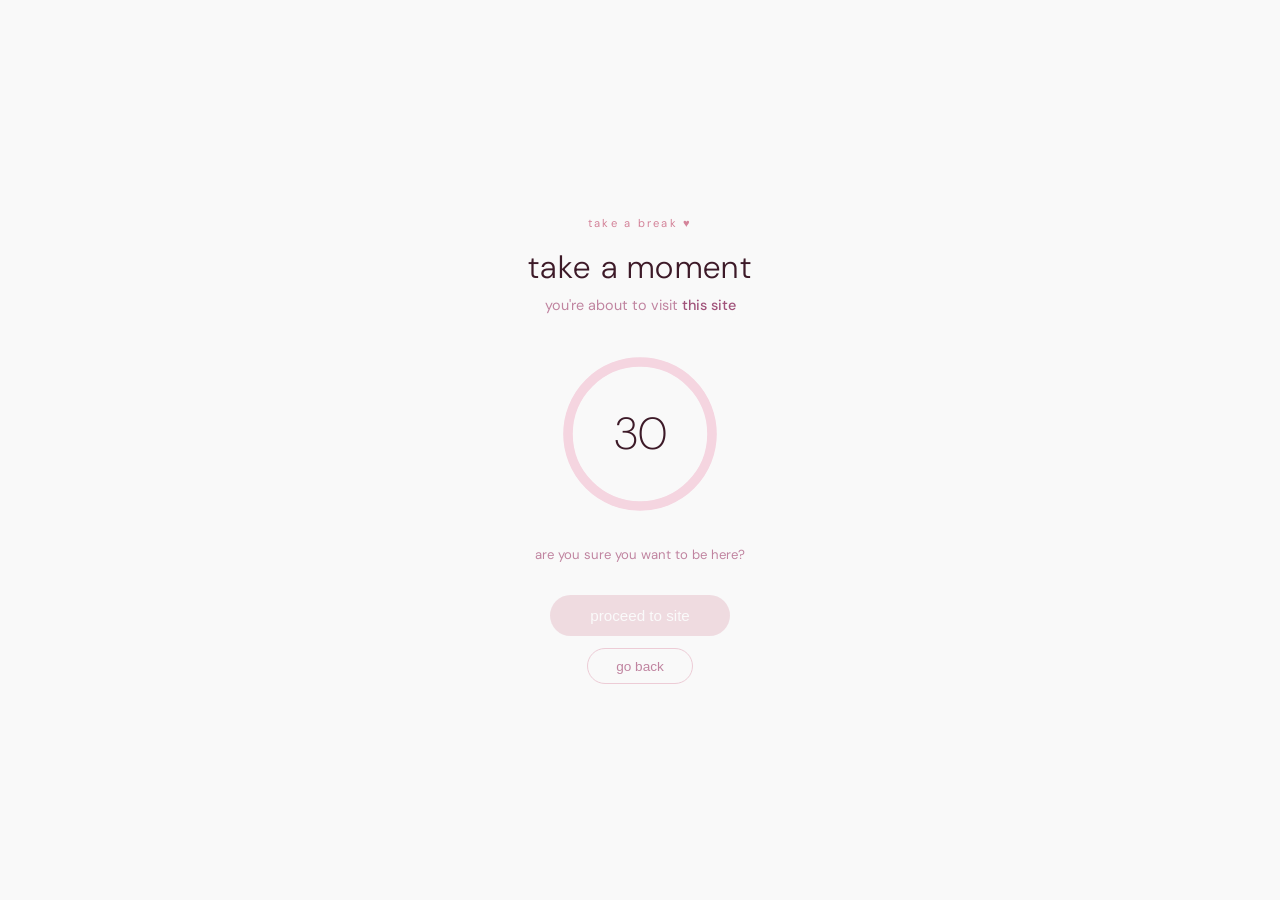
<file: appblock/cooldown.html>
<!DOCTYPE html>
<html lang="en">
<head>
  <meta charset="UTF-8" />
  <meta name="viewport" content="width=device-width, initial-scale=1.0" />
  <title>take a break ♥</title>
  <link rel="preconnect" href="https://fonts.googleapis.com" />
  <link rel="preconnect" href="https://fonts.gstatic.com" crossorigin />
  <link href="https://fonts.googleapis.com/css2?family=DM+Sans:wght@300;400;500;600&display=swap" rel="stylesheet" />
  <link rel="stylesheet" href="cooldown.css" />
</head>
<body>
  <div class="container">
    <p class="eyebrow">take a break ♥</p>
    <h1>take a moment</h1>
    <p class="subtitle">
      you're about to visit <strong id="site-name"></strong>
    </p>

    <div class="timer-wrap">
      <svg class="ring" viewBox="0 0 100 100">
        <circle class="ring-bg" cx="50" cy="50" r="45" />
        <circle class="ring-fill" id="ring-fill" cx="50" cy="50" r="45" />
      </svg>
      <span class="timer-num" id="timer-num">—</span>
    </div>

    <p class="message" id="message"></p>

    <div class="duration-input" id="duration-input">
      <div class="duration-row">
        <input type="number" id="session-minutes" value="10" min="1" max="30" />
        <span class="duration-unit">min</span>
      </div>
    </div>

    <div class="actions">
      <button id="proceed-btn" class="btn-primary" disabled>
        proceed to site
      </button>
      <button id="back-btn" class="btn-ghost">go back</button>
    </div>
  </div>

  <script src="cooldown.js"></script>
</body>
</html>
</file>
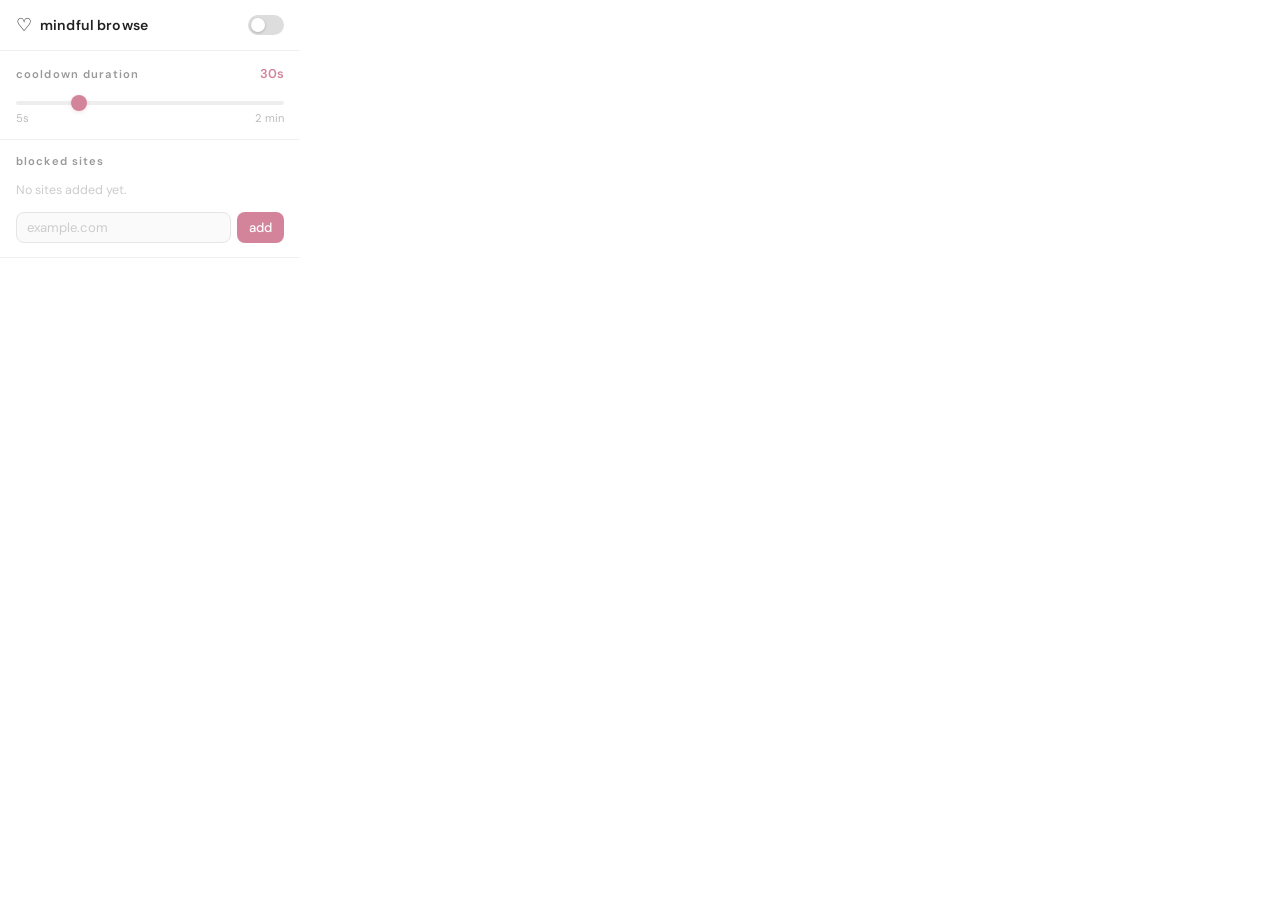
<file: appblock/popup.html>
<!DOCTYPE html>
<html lang="en">
<head>
  <meta charset="UTF-8" />
  <meta name="viewport" content="width=device-width, initial-scale=1.0" />
  <title>mindful browse</title>
  <link rel="preconnect" href="https://fonts.googleapis.com" />
  <link rel="preconnect" href="https://fonts.gstatic.com" crossorigin />
  <link href="https://fonts.googleapis.com/css2?family=DM+Sans:wght@300;400;500;600&display=swap" rel="stylesheet" />
  <link rel="stylesheet" href="popup.css" />
</head>
<body>

  <!-- Header -->
  <header>
    <div class="brand">
      <span class="brand-icon">♡</span>
      <span class="brand-name">mindful browse</span>
    </div>
    <label class="toggle" title="Enable / Disable">
      <input type="checkbox" id="enabled-toggle" />
      <span class="slider"></span>
    </label>
  </header>

  <!-- Cooldown Duration -->
  <section class="section">
    <div class="section-header">
      <span class="section-label">cooldown duration</span>
      <span class="section-value" id="duration-display">30s</span>
    </div>
    <input
      type="range"
      id="duration-slider"
      min="5"
      max="120"
      step="5"
      value="30"
    />
    <div class="range-labels">
      <span>5s</span>
      <span>2 min</span>
    </div>
  </section>

  <!-- Blocked Sites -->
  <section class="section">
    <div class="section-header">
      <span class="section-label">blocked sites</span>
    </div>
    <ul id="sites-list"></ul>
    <div class="add-row">
      <input
        type="text"
        id="add-input"
        placeholder="example.com"
        autocomplete="off"
        spellcheck="false"
      />
      <button id="add-btn">add</button>
    </div>
  </section>

  <script src="popup.js"></script>
</body>
</html>
</file>
<file: appblock/cooldown.css>
*, *::before, *::after {
  margin: 0;
  padding: 0;
  box-sizing: border-box;
}

body {
  font-family: 'DM Sans', -apple-system, BlinkMacSystemFont, sans-serif;
  background: #f9f9f9;
  color: #5c2d44;
  min-height: 100vh;
  display: flex;
  align-items: center;
  justify-content: center;
}

.container {
  text-align: center;
  padding: 2rem;
  max-width: 420px;
  width: 100%;
  animation: fadeUp 0.5s ease both;
}

@keyframes fadeUp {
  from { opacity: 0; transform: translateY(16px); }
  to   { opacity: 1; transform: translateY(0); }
}

.eyebrow {
  font-size: 0.7rem;
  letter-spacing: 0.2em;
  color: #d4849a;
  margin-bottom: 1rem;
}

h1 {
  font-size: 2rem;
  font-weight: 300;
  letter-spacing: 0.04em;
  color: #3d1a28;
  margin-bottom: 0.5rem;
}

.subtitle {
  color: #c084a0;
  font-size: 0.9rem;
  margin-bottom: 2.5rem;
}

.subtitle strong {
  color: #a0527a;
  font-weight: 500;
}

/* --- Timer Ring --- */
.timer-wrap {
  position: relative;
  width: 160px;
  height: 160px;
  margin: 0 auto 2rem;
}

.ring {
  width: 160px;
  height: 160px;
  transform: rotate(-90deg);
}

.ring-bg {
  fill: none;
  stroke: #f5d5e0;
  stroke-width: 6;
}

.ring-fill {
  fill: none;
  stroke: #d4849a;
  stroke-width: 6;
  stroke-linecap: round;
  /* circumference = 2π × 45 ≈ 282.74 */
  stroke-dasharray: 282.74;
  stroke-dashoffset: 282.74; /* starts empty */
  transition: stroke-dashoffset 1s linear;
}

.timer-num {
  position: absolute;
  top: 50%;
  left: 50%;
  transform: translate(-50%, -50%);
  font-size: 2.8rem;
  font-weight: 200;
  color: #3d1a28;
  line-height: 1;
}

/* --- Message --- */
.message {
  font-size: 0.82rem;
  color: #c084a0;
  min-height: 1.2em;
  margin-bottom: 2rem;
  transition: opacity 0.4s ease;
}

.message.fade {
  opacity: 0;
}

/* --- Duration Input --- */
.duration-input {
  display: none;
  justify-content: center;
  margin-bottom: 1.5rem;
}

.duration-input.visible {
  display: flex;
}

.duration-row {
  display: flex;
  align-items: center;
  gap: 0.4rem;
}

.duration-row input[type="number"] {
  width: 58px;
  text-align: center;
  border: 1px solid #edccd6;
  border-radius: 8px;
  padding: 0.3rem 0.4rem;
  font-size: 0.95rem;
  color: #3d1a28;
  background: #fff;
  outline: none;
  -moz-appearance: textfield;
}

.duration-row input[type="number"]::-webkit-inner-spin-button,
.duration-row input[type="number"]::-webkit-outer-spin-button {
  opacity: 1;
}

.duration-row input[type="number"]:focus {
  border-color: #d4849a;
}

.duration-unit {
  font-size: 0.85rem;
  color: #c084a0;
}

/* --- Buttons --- */
.actions {
  display: flex;
  flex-direction: column;
  align-items: center;
  gap: 0.75rem;
}

.btn-primary {
  background: #d4849a;
  color: #fff;
  border: none;
  padding: 0.75rem 2.5rem;
  font-size: 0.95rem;
  border-radius: 50px;
  cursor: pointer;
  transition: background 0.2s, transform 0.2s, box-shadow 0.2s, opacity 0.3s;
  opacity: 0.25;
  pointer-events: none;
}

.btn-primary.ready {
  opacity: 1;
  pointer-events: auto;
  animation: softPulse 2s ease-in-out infinite;
}

.btn-primary.ready:hover {
  background: #bf6f88;
  transform: translateY(-2px);
  box-shadow: 0 6px 24px rgba(212, 132, 154, 0.3);
}

@keyframes softPulse {
  0%, 100% { box-shadow: 0 0 0 0 rgba(212, 132, 154, 0.25); }
  50%       { box-shadow: 0 0 0 10px rgba(212, 132, 154, 0); }
}

.btn-ghost {
  background: none;
  color: #c084a0;
  border: 1px solid #edccd6;
  padding: 0.6rem 1.75rem;
  font-size: 0.85rem;
  border-radius: 50px;
  cursor: pointer;
  transition: color 0.2s, border-color 0.2s;
}

.btn-ghost:hover {
  color: #a0527a;
  border-color: #fbc2eb;
}
</file>
<file: appblock/popup.css>
*, *::before, *::after {
  margin: 0;
  padding: 0;
  box-sizing: border-box;
}

body {
  font-family: 'DM Sans', -apple-system, BlinkMacSystemFont, sans-serif;
  background: #fff;
  color: #111;
  width: 300px;
  min-height: 100px;
  font-size: 13px;
}

/* --- Header --- */
header {
  display: flex;
  align-items: center;
  justify-content: space-between;
  padding: 14px 16px;
  border-bottom: 1px solid #f0f0f0;
}

.brand {
  display: flex;
  align-items: center;
  gap: 8px;
}

.brand-icon {
  font-size: 1.1rem;
}

.brand-name {
  font-size: 0.88rem;
  font-weight: 600;
  letter-spacing: 0.01em;
  color: #222;
}

/* --- Toggle Switch --- */
.toggle {
  position: relative;
  width: 36px;
  height: 20px;
  cursor: pointer;
}

.toggle input {
  opacity: 0;
  width: 0;
  height: 0;
  position: absolute;
}

.slider {
  position: absolute;
  inset: 0;
  background: #ddd;
  border-radius: 20px;
  transition: background 0.2s;
}

.slider::before {
  content: '';
  position: absolute;
  width: 14px;
  height: 14px;
  background: #fff;
  border-radius: 50%;
  top: 3px;
  left: 3px;
  transition: transform 0.2s;
  box-shadow: 0 1px 3px rgba(0,0,0,0.2);
}

.toggle input:checked + .slider {
  background: #d4849a;
}

.toggle input:checked + .slider::before {
  transform: translateX(16px);
}

/* --- Sections --- */
.section {
  padding: 14px 16px;
  border-bottom: 1px solid #f0f0f0;
}

.section:last-child {
  border-bottom: none;
}

.section-header {
  display: flex;
  align-items: center;
  justify-content: space-between;
  margin-bottom: 10px;
}

.section-label {
  font-size: 0.7rem;
  font-weight: 600;
  letter-spacing: 0.1em;
  color: #999;
}

.section-value {
  font-size: 0.8rem;
  font-weight: 600;
  color: #d4849a;
}

/* --- Range slider --- */
input[type="range"] {
  -webkit-appearance: none;
  appearance: none;
  width: 100%;
  height: 4px;
  background: #eee;
  border-radius: 2px;
  outline: none;
  cursor: pointer;
  margin-bottom: 6px;
}

input[type="range"]::-webkit-slider-thumb {
  -webkit-appearance: none;
  appearance: none;
  width: 16px;
  height: 16px;
  background: #d4849a;
  border-radius: 50%;
  cursor: pointer;
  box-shadow: 0 1px 4px rgba(212,132,154,0.25);
}

.range-labels {
  display: flex;
  justify-content: space-between;
  font-size: 0.7rem;
  color: #bbb;
}

/* --- Sites list --- */
#sites-list {
  list-style: none;
  display: flex;
  flex-direction: column;
  gap: 5px;
  margin-bottom: 10px;
}

#sites-list:empty::before {
  content: 'No sites added yet.';
  font-size: 0.78rem;
  color: #ccc;
  display: block;
  padding: 4px 0;
}

.site-item {
  display: flex;
  align-items: center;
  justify-content: space-between;
  background: #f7f7f7;
  border-radius: 8px;
  padding: 6px 10px;
  gap: 8px;
}

.site-item span {
  font-size: 0.82rem;
  color: #333;
  overflow: hidden;
  text-overflow: ellipsis;
  white-space: nowrap;
}

.site-item button {
  background: none;
  border: none;
  color: #ccc;
  cursor: pointer;
  font-size: 1rem;
  line-height: 1;
  padding: 0 2px;
  transition: color 0.15s;
  flex-shrink: 0;
}

.site-item button:hover {
  color: #ef4444;
}

/* --- Add row --- */
.add-row {
  display: flex;
  gap: 6px;
}

.add-row input {
  flex: 1;
  border: 1px solid #e5e5e5;
  border-radius: 8px;
  padding: 6px 10px;
  font-size: 0.82rem;
  font-family: inherit;
  color: #222;
  outline: none;
  transition: border-color 0.15s;
  background: #fafafa;
}

.add-row input:focus {
  border-color: #d4849a;
  background: #fff;
}

.add-row input::placeholder {
  color: #ccc;
}

.add-row button {
  background: #d4849a;
  color: #fff;
  border: none;
  border-radius: 8px;
  padding: 6px 12px;
  font-size: 0.82rem;
  font-family: inherit;
  font-weight: 500;
  cursor: pointer;
  transition: background 0.15s;
  white-space: nowrap;
}

.add-row button:hover {
  background: #bf6f88;
}
</file>
